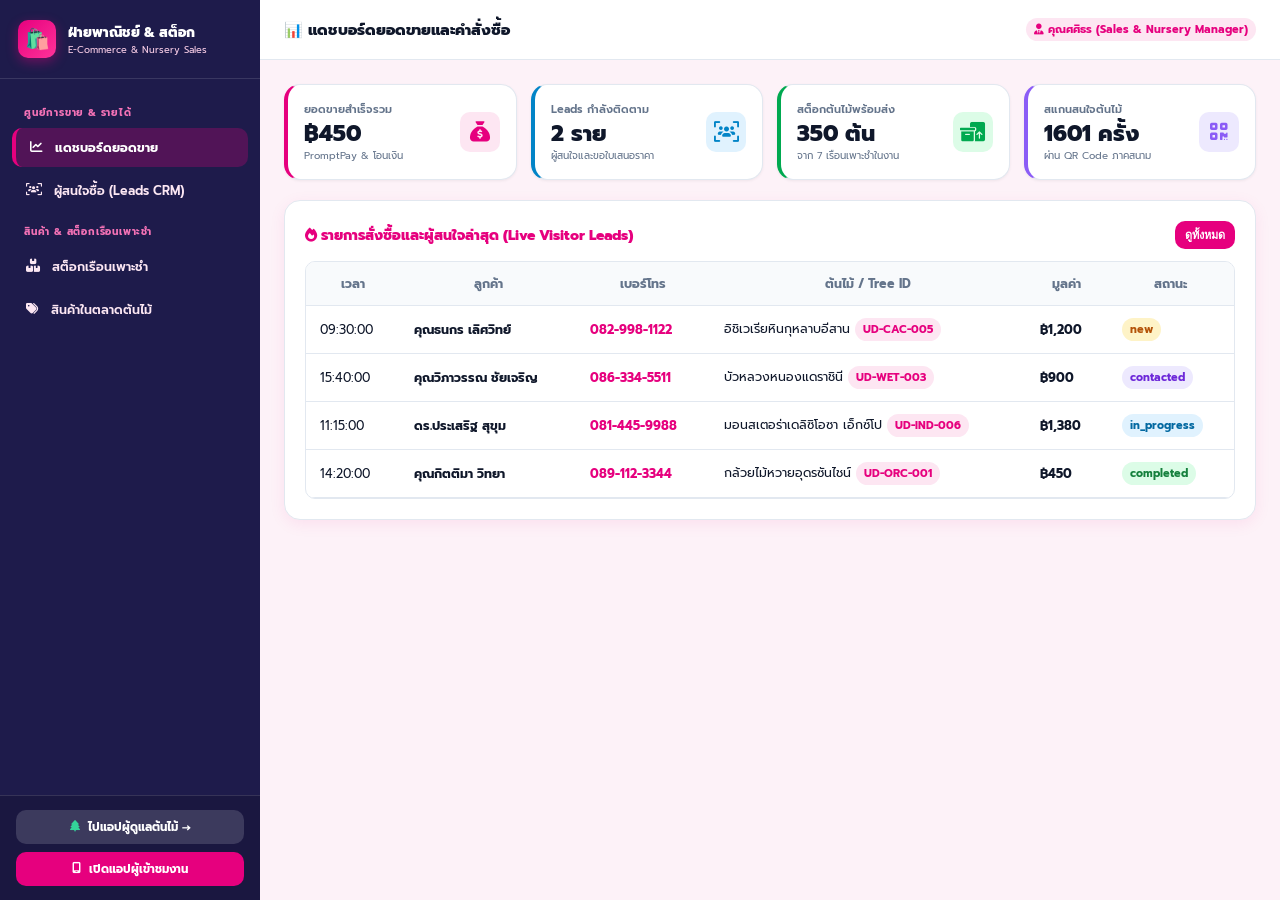
<file: ecommerce_manager.html>
<!DOCTYPE html>
<html lang="th">
<head>
  <meta charset="UTF-8">
  <meta name="viewport" content="width=device-width, initial-scale=1.0">
  <title>ระบบผู้จัดการฝ่ายพาณิชย์ & สต็อกเรือนเพาะชำ (E-Commerce & Sales Portal) | Udon Thani Expo 2026</title>
  <meta name="description" content="ระบบจัดการสต็อกต้นไม้ คำสั่งซื้อ และไปป์ไลน์ลูกค้าผู้สนใจ งานมหกรรมพืชสวนโลก 2569">
  <meta name="theme-color" content="#E6007E">

  <!-- Google Fonts & Icons -->
  <link rel="preconnect" href="https://fonts.googleapis.com">
  <link rel="preconnect" href="https://fonts.gstatic.com" crossorigin>
  <link href="https://fonts.googleapis.com/css2?family=Plus+Jakarta+Sans:wght@400;500;600;700;800&family=Prompt:wght@300;400;500;600;700&display=swap" rel="stylesheet">
  <link rel="stylesheet" href="https://cdnjs.cloudflare.com/ajax/libs/font-awesome/6.5.1/css/all.min.css">

  <!-- LPAMS Core Data Bridge Layer -->
  <script src="api_bridge.js"></script>

  <style>
    :root {
      --primary: #E6007E;
      --primary-dark: #b80065;
      --primary-light: #ff3399;
      --primary-soft: #fde6f2;
      
      --secondary: #00A950;
      --secondary-soft: #e6f7ee;
      
      --navy-sidebar: #1e1b4b;
      --navy-hover: #312e81;
      
      --bg-canvas: #fdf2f8;
      --bg-card: #ffffff;
      --bg-surface: #f8fafc;
      
      --text-main: #0f172a;
      --text-muted: #64748b;
      --border: #e2e8f0;
      
      --radius-sm: 6px;
      --radius-md: 10px;
      --radius-lg: 16px;
      --radius-full: 9999px;
      
      --shadow-sm: 0 1px 3px rgba(0,0,0,0.06);
      --shadow-card: 0 4px 16px rgba(230, 0, 126, 0.08);
      --shadow-modal: 0 20px 45px rgba(0,0,0,0.25);
      
      --font-heading: 'Plus Jakarta Sans', 'Prompt', sans-serif;
      --font-body: 'Prompt', 'Plus Jakarta Sans', sans-serif;
    }

    * { box-sizing: border-box; margin: 0; padding: 0; }
    body {
      font-family: var(--font-body);
      background-color: var(--bg-canvas);
      color: var(--text-main);
      display: flex;
      min-height: 100vh;
      overflow-x: hidden;
    }

    /* Sidebar */
    .sales-sidebar {
      width: 260px;
      background: var(--navy-sidebar);
      color: #ffffff;
      display: flex;
      flex-direction: column;
      flex-shrink: 0;
      position: sticky;
      top: 0;
      height: 100vh;
      z-index: 50;
      transition: all 0.3s cubic-bezier(0.4, 0, 0.2, 1);
    }
    .brand-section {
      padding: 20px 18px;
      border-bottom: 1px solid rgba(255,255,255,0.12);
      display: flex;
      align-items: center;
      gap: 12px;
    }
    .brand-icon {
      width: 38px;
      height: 38px;
      border-radius: var(--radius-md);
      background: linear-gradient(135deg, #E6007E 0%, #ff3399 100%);
      display: flex;
      align-items: center;
      justify-content: center;
      font-size: 20px;
      color: #fff;
      box-shadow: 0 4px 12px rgba(230, 0, 126, 0.4);
    }

    .sidebar-menu {
      padding: 16px 12px;
      flex: 1;
      overflow-y: auto;
      display: flex;
      flex-direction: column;
      gap: 4px;
    }
    .menu-header {
      font-size: 10px;
      font-weight: 700;
      color: #f472b6;
      text-transform: uppercase;
      letter-spacing: 0.8px;
      padding: 10px 12px 4px;
    }
    .menu-item {
      display: flex;
      align-items: center;
      gap: 12px;
      padding: 10px 14px;
      border-radius: var(--radius-md);
      color: #fce7f3;
      text-decoration: none;
      font-size: 12.5px;
      font-weight: 600;
      cursor: pointer;
      transition: all 0.2s;
    }
    .menu-item:hover {
      background: var(--navy-hover);
      color: #ffffff;
    }
    .menu-item.active {
      background: rgba(230, 0, 126, 0.25);
      color: #ffffff;
      font-weight: 700;
      border-left: 4px solid var(--primary);
    }

    .sidebar-footer {
      padding: 14px 16px;
      border-top: 1px solid rgba(255,255,255,0.12);
      background: rgba(0,0,0,0.15);
      display: flex;
      flex-direction: column;
      gap: 8px;
    }
    .btn-switch-portal {
      display: flex;
      align-items: center;
      justify-content: center;
      gap: 8px;
      padding: 8px 12px;
      background: rgba(255,255,255,0.15);
      color: white;
      text-decoration: none;
      border-radius: var(--radius-md);
      font-size: 11.5px;
      font-weight: 700;
      transition: background 0.2s;
    }
    .btn-switch-portal:hover { background: rgba(255,255,255,0.25); }

    /* Main Content */
    .sales-main {
      flex: 1;
      display: flex;
      flex-direction: column;
      min-width: 0;
      height: 100vh;
      overflow-y: auto;
    }
    .sales-topbar {
      height: 60px;
      background: #ffffff;
      border-bottom: 1px solid var(--border);
      padding: 0 24px;
      display: flex;
      align-items: center;
      justify-content: space-between;
      position: sticky;
      top: 0;
      z-index: 40;
    }

    .btn-hamburger {
      display: none;
      width: 36px;
      height: 36px;
      border-radius: var(--radius-md);
      background: var(--bg-surface);
      border: 1px solid var(--border);
      color: var(--text-main);
      font-size: 15px;
      align-items: center;
      justify-content: center;
      cursor: pointer;
    }

    .sales-content {
      padding: 24px;
      flex: 1;
    }

    /* Views */
    .sales-view {
      display: none;
      animation: fadeIn 0.2s ease-out forwards;
    }
    .sales-view.active { display: block; }
    @keyframes fadeIn {
      from { opacity: 0; transform: translateY(4px); }
      to { opacity: 1; transform: translateY(0); }
    }

    /* Cards & Tables */
    .card {
      background: var(--bg-card);
      border: 1px solid var(--border);
      border-radius: var(--radius-lg);
      padding: 20px;
      box-shadow: var(--shadow-card);
      margin-bottom: 20px;
    }
    .kpi-grid {
      display: grid;
      grid-template-columns: repeat(auto-fit, minmax(180px, 1fr));
      gap: 14px;
      margin-bottom: 20px;
    }
    .kpi-card {
      background: #ffffff;
      border: 1px solid var(--border);
      border-radius: var(--radius-lg);
      padding: 16px;
      box-shadow: var(--shadow-sm);
      display: flex;
      align-items: center;
      justify-content: space-between;
      border-left: 4px solid var(--kpi-color, var(--primary));
    }
    .kpi-label { font-size: 11px; font-weight: 600; color: var(--text-muted); }
    .kpi-value { font-size: 22px; font-weight: 800; color: var(--text-main); line-height: 1.1; margin: 4px 0 2px; }
    .kpi-sub { font-size: 10px; color: var(--text-muted); }
    .kpi-icon-wrap {
      width: 40px;
      height: 40px;
      border-radius: var(--radius-md);
      background: var(--kpi-bg, var(--primary-soft));
      color: var(--kpi-color, var(--primary));
      display: flex;
      align-items: center;
      justify-content: center;
      font-size: 20px;
    }

    .table-responsive {
      width: 100%;
      overflow-x: auto;
      background: #ffffff;
      border-radius: var(--radius-md);
      border: 1px solid var(--border);
      -webkit-overflow-scrolling: touch;
    }
    table.data-table {
      width: 100%;
      border-collapse: collapse;
      font-size: 12.5px;
    }
    table.data-table th {
      background: #f8fafc;
      padding: 12px 14px;
      font-weight: 700;
      color: var(--text-muted);
      border-bottom: 1px solid var(--border);
      white-space: nowrap;
    }
    table.data-table td {
      padding: 12px 14px;
      border-bottom: 1px solid var(--border);
      vertical-align: middle;
    }
    table.data-table tr:hover { background: #f8fafc; }

    /* Badges & Buttons */
    .badge {
      display: inline-flex;
      align-items: center;
      gap: 4px;
      padding: 3px 8px;
      border-radius: var(--radius-full);
      font-size: 11px;
      font-weight: 700;
      white-space: nowrap;
    }
    .badge-completed { background: #dcfce7; color: #15803d; }
    .badge-in_progress { background: #e0f2fe; color: #0369a1; }
    .badge-new { background: #fef3c7; color: #b45309; }
    .badge-contacted { background: #ede9fe; color: #6d28d9; }
    .badge-cancelled { background: #fee2e2; color: #b91c1c; }

    .btn {
      display: inline-flex;
      align-items: center;
      justify-content: center;
      gap: 6px;
      padding: 8px 14px;
      border-radius: var(--radius-md);
      font-size: 12px;
      font-weight: 700;
      cursor: pointer;
      border: none;
      transition: all 0.2s;
    }
    .btn-sm { padding: 5px 10px; font-size: 11px; }
    .btn-primary { background: var(--primary); color: #ffffff; }
    .btn-primary:hover { background: var(--primary-dark); }
    .btn-outline { background: transparent; border: 1px solid var(--border); color: var(--text-main); }
    .btn-outline:hover { background: var(--bg-surface); }

    /* Filter */
    .filter-toolbar {
      display: flex;
      flex-wrap: wrap;
      align-items: center;
      justify-content: space-between;
      gap: 10px;
      margin-bottom: 16px;
    }
    .search-input-wrap {
      display: flex;
      align-items: center;
      background: #ffffff;
      border: 1.5px solid var(--border);
      border-radius: var(--radius-md);
      padding: 6px 12px;
      gap: 8px;
      width: 260px;
    }
    .search-input-wrap input { border: none; outline: none; font-size: 12px; width: 100%; font-family: inherit; }

    /* Mobile Bottom Navigation */
    .mobile-nav {
      display: none;
      position: fixed;
      bottom: 0;
      left: 0;
      right: 0;
      height: 60px;
      background: #ffffff;
      border-top: 1px solid var(--border);
      z-index: 900;
      align-items: center;
      justify-content: space-around;
    }
    .mob-nav-btn {
      display: flex;
      flex-direction: column;
      align-items: center;
      justify-content: center;
      gap: 2px;
      color: var(--text-muted);
      font-size: 9.5px;
      font-weight: 600;
      flex: 1;
      padding: 6px 0;
      border: none;
      background: transparent;
      cursor: pointer;
    }
    .mob-nav-btn.active { color: var(--primary); font-weight: 800; }
    .mob-nav-btn i { font-size: 17px; }

    /* Responsive */
    @media (max-width: 992px) {
      .btn-hamburger { display: flex; }
      .sales-sidebar {
        position: fixed;
        left: 0; top: 0; bottom: 0;
        z-index: 1000;
        transform: translateX(-100%);
      }
      .sales-sidebar.open { transform: translateX(0); box-shadow: 0 0 40px rgba(0,0,0,0.5); }
      .sales-content { padding: 14px 12px 75px; }
      .mobile-nav { display: flex; }
      .kpi-grid { grid-template-columns: repeat(2, 1fr); gap: 10px; }
      .filter-toolbar { flex-direction: column; align-items: stretch; }
      .search-input-wrap { width: 100%; }
    }
  </style>
</head>
<body>

  <!-- Backdrop -->
  <div id="sidebarBackdrop" onclick="toggleSidebar(false)" style="position:fixed; inset:0; background:rgba(0,0,0,0.6); z-index:998; display:none;"></div>

  <!-- Sidebar -->
  <aside class="sales-sidebar">
    <div class="brand-section">
      <div class="brand-icon">🛍️</div>
      <div>
        <h1 style="font-size:13.5px; font-weight:800; color:#fff;">ฝ่ายพาณิชย์ & สต็อก</h1>
        <p style="font-size:9.5px; color:#fbcfe8;">E-Commerce & Nursery Sales</p>
      </div>
    </div>

    <nav class="sidebar-menu">
      <div class="menu-header">ศูนย์การขาย & รายได้</div>
      <a class="menu-item active" onclick="switchTab('dashboard')">
        <i class="fa-solid fa-chart-line"></i>
        <span>แดชบอร์ดยอดขาย</span>
      </a>
      <a class="menu-item" onclick="switchTab('leads')">
        <i class="fa-solid fa-users-viewfinder"></i>
        <span>ผู้สนใจซื้อ (Leads CRM)</span>
      </a>

      <div class="menu-header">สินค้า & สต็อกเรือนเพาะชำ</div>
      <a class="menu-item" onclick="switchTab('stock')">
        <i class="fa-solid fa-boxes-stacked"></i>
        <span>สต็อกเรือนเพาะชำ</span>
      </a>
      <a class="menu-item" onclick="switchTab('catalog')">
        <i class="fa-solid fa-tags"></i>
        <span>สินค้าในตลาดต้นไม้</span>
      </a>
    </nav>

    <div class="sidebar-footer">
      <a href="arborist.html" class="btn-switch-portal">
        <i class="fa-solid fa-tree" style="color:#34d399;"></i>
        <span>ไปแอปผู้ดูแลต้นไม้ →</span>
      </a>
      <a href="index.html" target="_blank" class="btn-switch-portal" style="background:#E6007E;">
        <i class="fa-solid fa-mobile-screen"></i>
        <span>เปิดแอปผู้เข้าชมงาน</span>
      </a>
    </div>
  </aside>

  <!-- Main Canvas -->
  <main class="sales-main">
    <header class="sales-topbar">
      <div style="display:flex; align-items:center; gap:12px;">
        <button class="btn-hamburger" onclick="toggleSidebar()"><i class="fa-solid fa-bars"></i></button>
        <h2 style="font-size:15px; font-weight:800;" id="pageTitle">📊 แดชบอร์ดยอดขายและคำสั่งซื้อ</h2>
      </div>
      <div style="display:flex; align-items:center; gap:8px;">
        <span class="badge" style="background:#fde6f2; color:#E6007E; font-size:11px;">
          <i class="fa-solid fa-user-tie"></i> คุณศศิธร (Sales & Nursery Manager)
        </span>
      </div>
    </header>

    <div class="sales-content">

      <!-- VIEW 1: SALES DASHBOARD -->
      <section id="view-dashboard" class="sales-view active">
        <div class="kpi-grid">
          <div class="kpi-card" style="--kpi-color:#E6007E; --kpi-bg:#fde6f2;">
            <div>
              <p class="kpi-label">ยอดขายสำเร็จรวม</p>
              <p class="kpi-value" id="kpiRevenue">฿0</p>
              <p class="kpi-sub">PromptPay & โอนเงิน</p>
            </div>
            <div class="kpi-icon-wrap"><i class="fa-solid fa-sack-dollar"></i></div>
          </div>

          <div class="kpi-card" style="--kpi-color:#0284c7; --kpi-bg:#e0f2fe;">
            <div>
              <p class="kpi-label">Leads กำลังติดตาม</p>
              <p class="kpi-value" id="kpiActiveLeads">0</p>
              <p class="kpi-sub">ผู้สนใจและขอใบเสนอราคา</p>
            </div>
            <div class="kpi-icon-wrap"><i class="fa-solid fa-users-viewfinder"></i></div>
          </div>

          <div class="kpi-card" style="--kpi-color:#00A950; --kpi-bg:#dcfce7;">
            <div>
              <p class="kpi-label">สต็อกต้นไม้พร้อมส่ง</p>
              <p class="kpi-value" id="kpiTotalStock">0 ต้น</p>
              <p class="kpi-sub">จาก 7 เรือนเพาะชำในงาน</p>
            </div>
            <div class="kpi-icon-wrap"><i class="fa-solid fa-boxes-packing"></i></div>
          </div>

          <div class="kpi-card" style="--kpi-color:#8b5cf6; --kpi-bg:#ede9fe;">
            <div>
              <p class="kpi-label">สแกนสนใจต้นไม้</p>
              <p class="kpi-value" id="kpiTotalScans">0 ครั้ง</p>
              <p class="kpi-sub">ผ่าน QR Code ภาคสนาม</p>
            </div>
            <div class="kpi-icon-wrap"><i class="fa-solid fa-qrcode"></i></div>
          </div>
        </div>

        <div class="card">
          <div style="display:flex; justify-content:space-between; align-items:center; margin-bottom:12px;">
            <h3 style="font-size:14px; font-weight:800; color:var(--primary);">
              <i class="fa-solid fa-fire"></i> รายการสั่งซื้อและผู้สนใจล่าสุด (Live Visitor Leads)
            </h3>
            <button class="btn btn-primary btn-sm" onclick="switchTab('leads')">ดูทั้งหมด</button>
          </div>
          <div class="table-responsive">
            <table class="data-table" id="recentLeadsTable">
              <thead>
                <tr>
                  <th>เวลา</th>
                  <th>ลูกค้า</th>
                  <th>เบอร์โทร</th>
                  <th>ต้นไม้ / Tree ID</th>
                  <th>มูลค่า</th>
                  <th>สถานะ</th>
                </tr>
              </thead>
              <tbody></tbody>
            </table>
          </div>
        </div>
      </section>

      <!-- VIEW 2: LEADS CRM -->
      <section id="view-leads" class="sales-view">
        <div class="filter-toolbar">
          <div>
            <h3 style="font-size:14px; font-weight:800;">ไปป์ไลน์ลูกค้าผู้สนใจ (Lead CRM Pipeline)</h3>
            <p style="font-size:11px; color:var(--text-muted);">ข้อมูลลูกค้าที่กดสั่งซื้อหรือขอราคาจากแอปพลิเคชัน</p>
          </div>
        </div>

        <div class="card" style="padding:0; overflow:hidden;">
          <div class="table-responsive">
            <table class="data-table" id="fullLeadsTable">
              <thead>
                <tr>
                  <th>วันที่/เวลา</th>
                  <th>ชื่อลูกค้า</th>
                  <th>เบอร์โทรติดต่อ</th>
                  <th>ต้นไม้ที่สนใจ</th>
                  <th>ประเภท</th>
                  <th>มูลค่า</th>
                  <th>สถานะการขาย</th>
                  <th>บันทึกทีมงาน</th>
                </tr>
              </thead>
              <tbody></tbody>
            </table>
          </div>
        </div>
      </section>

      <!-- VIEW 3: NURSERY STOCK -->
      <section id="view-stock" class="sales-view">
        <div class="filter-toolbar">
          <div>
            <h3 style="font-size:14px; font-weight:800;">ระบบสต็อกเรือนเพาะชำ (Nursery Stock Link)</h3>
            <p style="font-size:11px; color:var(--text-muted);">ปรับปรุงจำนวนสต็อกและราคาขายที่แสดงบนแอปผู้เข้าชม</p>
          </div>
          <button class="btn btn-secondary btn-sm" onclick="showToast('✅ ตรวจนับสต็อกวันนี้เรียบร้อย')">
            <i class="fa-solid fa-clipboard-check"></i> ยืนยันสต็อกสดใหม่
          </button>
        </div>

        <div class="card" style="padding:0; overflow:hidden;">
          <div class="table-responsive">
            <table class="data-table" id="stockTable">
              <thead>
                <tr>
                  <th>ชนิดพันธุ์ไม้</th>
                  <th>Tree ID</th>
                  <th>เรือนเพาะชำ</th>
                  <th>สต็อกคงเหลือ</th>
                  <th>ราคาขาย</th>
                  <th>สถานะ</th>
                  <th>ปรับปรุง</th>
                </tr>
              </thead>
              <tbody></tbody>
            </table>
          </div>
        </div>
      </section>

      <!-- VIEW 4: CATALOG -->
      <section id="view-catalog" class="sales-view">
        <div class="filter-toolbar">
          <h3 style="font-size:14px; font-weight:800;">รายการสินค้าในตลาดต้นไม้หน้าแอป (Marketplace)</h3>
        </div>
        <div style="display:grid; grid-template-columns:repeat(auto-fit, minmax(260px, 1fr)); gap:14px;" id="catalogGrid"></div>
      </section>

    </div>
  </main>

  <!-- Mobile Bottom Nav -->
  <nav class="mobile-nav">
    <button class="mob-nav-btn active" id="mob-dashboard" onclick="switchTab('dashboard')">
      <i class="fa-solid fa-chart-line"></i>
      <span>ยอดขาย</span>
    </button>
    <button class="mob-nav-btn" id="mob-leads" onclick="switchTab('leads')">
      <i class="fa-solid fa-users-viewfinder"></i>
      <span>ลูกค้า</span>
    </button>
    <button class="mob-nav-btn" id="mob-stock" onclick="switchTab('stock')">
      <i class="fa-solid fa-boxes-stacked"></i>
      <span>สต็อก</span>
    </button>
    <button class="mob-nav-btn" id="mob-catalog" onclick="switchTab('catalog')">
      <i class="fa-solid fa-tags"></i>
      <span>สินค้า</span>
    </button>
    <button class="mob-nav-btn" onclick="toggleSidebar(true)">
      <i class="fa-solid fa-bars"></i>
      <span>เมนู</span>
    </button>
  </nav>

  <!-- Toast -->
  <div id="toast" style="position:fixed; bottom:24px; right:24px; background:#1e1b4b; color:#fff; padding:10px 18px; border-radius:8px; font-size:12.5px; font-weight:700; display:none; z-index:200;">
    <span id="toastMsg"></span>
  </div>

  <script>
    let currentTab = 'dashboard';

    document.addEventListener('DOMContentLoaded', () => {
      renderDashboard();
      window.addEventListener('lpams_data_updated', refreshCurrentTab);
    });

    function showToast(msg) {
      const t = document.getElementById('toast');
      document.getElementById('toastMsg').textContent = msg;
      t.style.display = 'block';
      setTimeout(() => { t.style.display = 'none'; }, 2800);
    }

    function toggleSidebar(force) {
      const s = document.querySelector('.sales-sidebar');
      const b = document.getElementById('sidebarBackdrop');
      const isOpen = s.classList.contains('open');
      const target = force !== undefined ? force : !isOpen;
      s.classList.toggle('open', target);
      b.style.display = target ? 'block' : 'none';
    }

    function switchTab(tabId) {
      currentTab = tabId;
      document.querySelectorAll('.sidebar-menu .menu-item').forEach(m => m.classList.remove('active'));
      document.querySelectorAll('.sales-view').forEach(v => v.classList.remove('active'));
      document.querySelectorAll('.mob-nav-btn').forEach(b => b.classList.remove('active'));

      const target = document.getElementById('view-' + tabId);
      if (target) target.classList.add('active');

      const mobBtn = document.getElementById('mob-' + tabId);
      if (mobBtn) mobBtn.classList.add('active');

      document.querySelectorAll('.sidebar-menu .menu-item').forEach(m => {
        if (m.getAttribute('onclick') && m.getAttribute('onclick').includes(tabId)) m.classList.add('active');
      });

      if (window.innerWidth <= 992) toggleSidebar(false);

      const titles = {
        'dashboard': '📊 แดชบอร์ดยอดขายและคำสั่งซื้อ',
        'leads': '👥 ไปป์ไลน์ลูกค้าผู้สนใจ (Lead CRM)',
        'stock': '📦 สต็อกเรือนเพาะชำ & การจำหน่าย',
        'catalog': '🏷️ รายการสินค้าในตลาดต้นไม้หน้าแอป'
      };
      document.getElementById('pageTitle').textContent = titles[tabId] || 'E-Commerce Portal';
      refreshCurrentTab();
    }

    function refreshCurrentTab() {
      if (currentTab === 'dashboard') renderDashboard();
      else if (currentTab === 'leads') renderLeads();
      else if (currentTab === 'stock') renderStock();
      else if (currentTab === 'catalog') renderCatalog();
    }

    function renderDashboard() {
      const k = LPAMS_API.getDashboardKPIs();
      const plants = LPAMS_API.getAllPlants();
      const totalStock = plants.reduce((sum, p) => sum + (Number(p.stockQty) || 0), 0);

      document.getElementById('kpiRevenue').textContent = `฿${k.totalRevenue.toLocaleString()}`;
      document.getElementById('kpiActiveLeads').textContent = `${k.activeLeadsCount} ราย`;
      document.getElementById('kpiTotalStock').textContent = `${totalStock} ต้น`;
      document.getElementById('kpiTotalScans').textContent = `${k.totalScans} ครั้ง`;

      const leads = LPAMS_API.getAllLeads().slice(0, 5);
      const tbody = document.querySelector('#recentLeadsTable tbody');
      tbody.innerHTML = leads.map(l => `
        <tr>
          <td>${l.timestamp.split(' ')[1] || l.timestamp}</td>
          <td><b>${l.customerName}</b></td>
          <td><a href="tel:${l.phone}" style="color:var(--primary); font-weight:700; text-decoration:none;">${l.phone}</a></td>
          <td>${l.plantName} <span class="badge" style="background:#fde6f2; color:var(--primary);">${l.treeId}</span></td>
          <td><b>฿${(l.totalThb || 0).toLocaleString()}</b></td>
          <td><span class="badge badge-${l.status}">${l.status}</span></td>
        </tr>
      `).join('');
    }

    function renderLeads() {
      const leads = LPAMS_API.getAllLeads();
      const tbody = document.querySelector('#fullLeadsTable tbody');
      tbody.innerHTML = leads.map(l => `
        <tr>
          <td>${l.timestamp}</td>
          <td><b>${l.customerName}</b></td>
          <td><a href="tel:${l.phone}" style="color:var(--primary); font-weight:700; text-decoration:none;">${l.phone}</a></td>
          <td>${l.plantName} (${l.treeId})</td>
          <td><span class="badge ${l.activityType === 'direct_order' ? 'badge-completed' : 'badge-in_progress'}">${l.activityType}</span></td>
          <td><b>฿${(l.totalThb || 0).toLocaleString()}</b></td>
          <td>
            <select class="form-select" style="padding:4px 8px; font-size:11px;" onchange="changeLeadStatus(${l.id}, this.value)">
              <option value="new" ${l.status === 'new' ? 'selected' : ''}>รอติดต่อ (New)</option>
              <option value="contacted" ${l.status === 'contacted' ? 'selected' : ''}>ติดต่อแล้ว (Contacted)</option>
              <option value="in_progress" ${l.status === 'in_progress' ? 'selected' : ''}>กำลังประสาน (In Progress)</option>
              <option value="completed" ${l.status === 'completed' ? 'selected' : ''}>ปิดการขาย (Won)</option>
              <option value="cancelled" ${l.status === 'cancelled' ? 'selected' : ''}>ยกเลิก (Lost)</option>
            </select>
          </td>
          <td>
            <span style="font-size:11px; color:var(--text-muted);">${l.note || '-'}</span>
            <button class="btn btn-outline btn-sm" onclick="addNote(${l.id})" style="margin-left:4px;"><i class="fa-solid fa-comment"></i></button>
          </td>
        </tr>
      `).join('');
    }

    function changeLeadStatus(leadId, newStatus) {
      LPAMS_API.updateLeadStatus(leadId, newStatus);
      showToast(`📝 อัปเดตสถานะเป็น "${newStatus}" สำเร็จ`);
    }

    function addNote(leadId) {
      const note = prompt("เพิ่มบันทึกการคุยกับลูกค้า:");
      if (note) {
        LPAMS_API.updateLeadStatus(leadId, undefined, note);
        showToast("💾 เพิ่มบันทึกเรียบร้อย");
        renderLeads();
      }
    }

    function renderStock() {
      const plants = LPAMS_API.getAllPlants();
      const tbody = document.querySelector('#stockTable tbody');
      tbody.innerHTML = plants.map(p => {
        const spec = LPAMS_API.getSpeciesById(p.speciesId) || {};
        return `
          <tr>
            <td><b>${spec.nameTh || '-'}</b></td>
            <td><b style="color:var(--primary);">${p.treeId}</b></td>
            <td>เรือนเพาะชำโซน ${p.zoneCode}</td>
            <td><b style="color:${(p.stockQty || 0) < 10 ? '#dc2626' : '#15803d'}; font-size:13px;">${p.stockQty || 0} ต้น</b></td>
            <td><b style="color:var(--primary);">฿${(p.price || 350).toLocaleString()}</b></td>
            <td><span class="badge ${(p.stockQty || 0) > 0 ? 'badge-completed' : 'badge-cancelled'}">${(p.stockQty || 0) > 0 ? 'พร้อมส่ง' : 'หมด'}</span></td>
            <td>
              <button class="btn btn-outline btn-sm" onclick="quickEditStock(${p.id}, ${p.stockQty || 0}, ${p.price || 350})">
                ปรับสต็อก/ราคา
              </button>
            </td>
          </tr>
        `;
      }).join('');
    }

    function quickEditStock(id, currentStock, currentPrice) {
      const newStock = prompt("ระบุสต็อกคงเหลือใหม่ (ต้น):", currentStock);
      if (newStock !== null) {
        const newPrice = prompt("ระบุราคาขายใหม่ (บาท):", currentPrice);
        const p = LPAMS_API.getPlantById(id);
        if (p) {
          p.stockQty = Number(newStock);
          if (newPrice !== null) p.price = Number(newPrice);
          LPAMS_API.savePlant(p);
          showToast("🏪 บันทึกสต็อกและราคาเรียบร้อยแล้ว!");
          renderStock();
        }
      }
    }

    function renderCatalog() {
      const plants = LPAMS_API.getPublishedPlants();
      const container = document.getElementById('catalogGrid');
      container.innerHTML = plants.map(p => {
        const spec = LPAMS_API.getSpeciesById(p.speciesId) || {};
        return `
          <div class="card" style="padding:12px; margin-bottom:0;">
            <img src="${p.mainImage}" alt="${spec.nameTh}" style="width:100%; height:130px; border-radius:8px; object-fit:cover; margin-bottom:8px;">
            <div style="display:flex; justify-content:space-between; align-items:center;">
              <span class="badge" style="background:#fde6f2; color:var(--primary); font-size:10px;">${p.treeId}</span>
              <span class="badge badge-completed">สต็อก ${p.stockQty || 0} ต้น</span>
            </div>
            <h4 style="font-size:13px; font-weight:800; margin:6px 0 2px;">${spec.nameTh || ''}</h4>
            <p style="font-size:10px; font-style:italic; color:var(--text-muted); margin-bottom:8px;">${spec.nameScientific || ''}</p>
            <div style="display:flex; justify-content:space-between; align-items:center; border-top:1px solid var(--border); padding-top:8px;">
              <span style="font-size:15px; font-weight:800; color:var(--primary);">฿${(p.price || 350).toLocaleString()}</span>
              <button class="btn btn-outline btn-sm" onclick="quickEditStock(${p.id}, ${p.stockQty || 0}, ${p.price || 350})">แก้ไข</button>
            </div>
          </div>
        `;
      }).join('');
    }
  </script>
</body>
</html>
</file>
